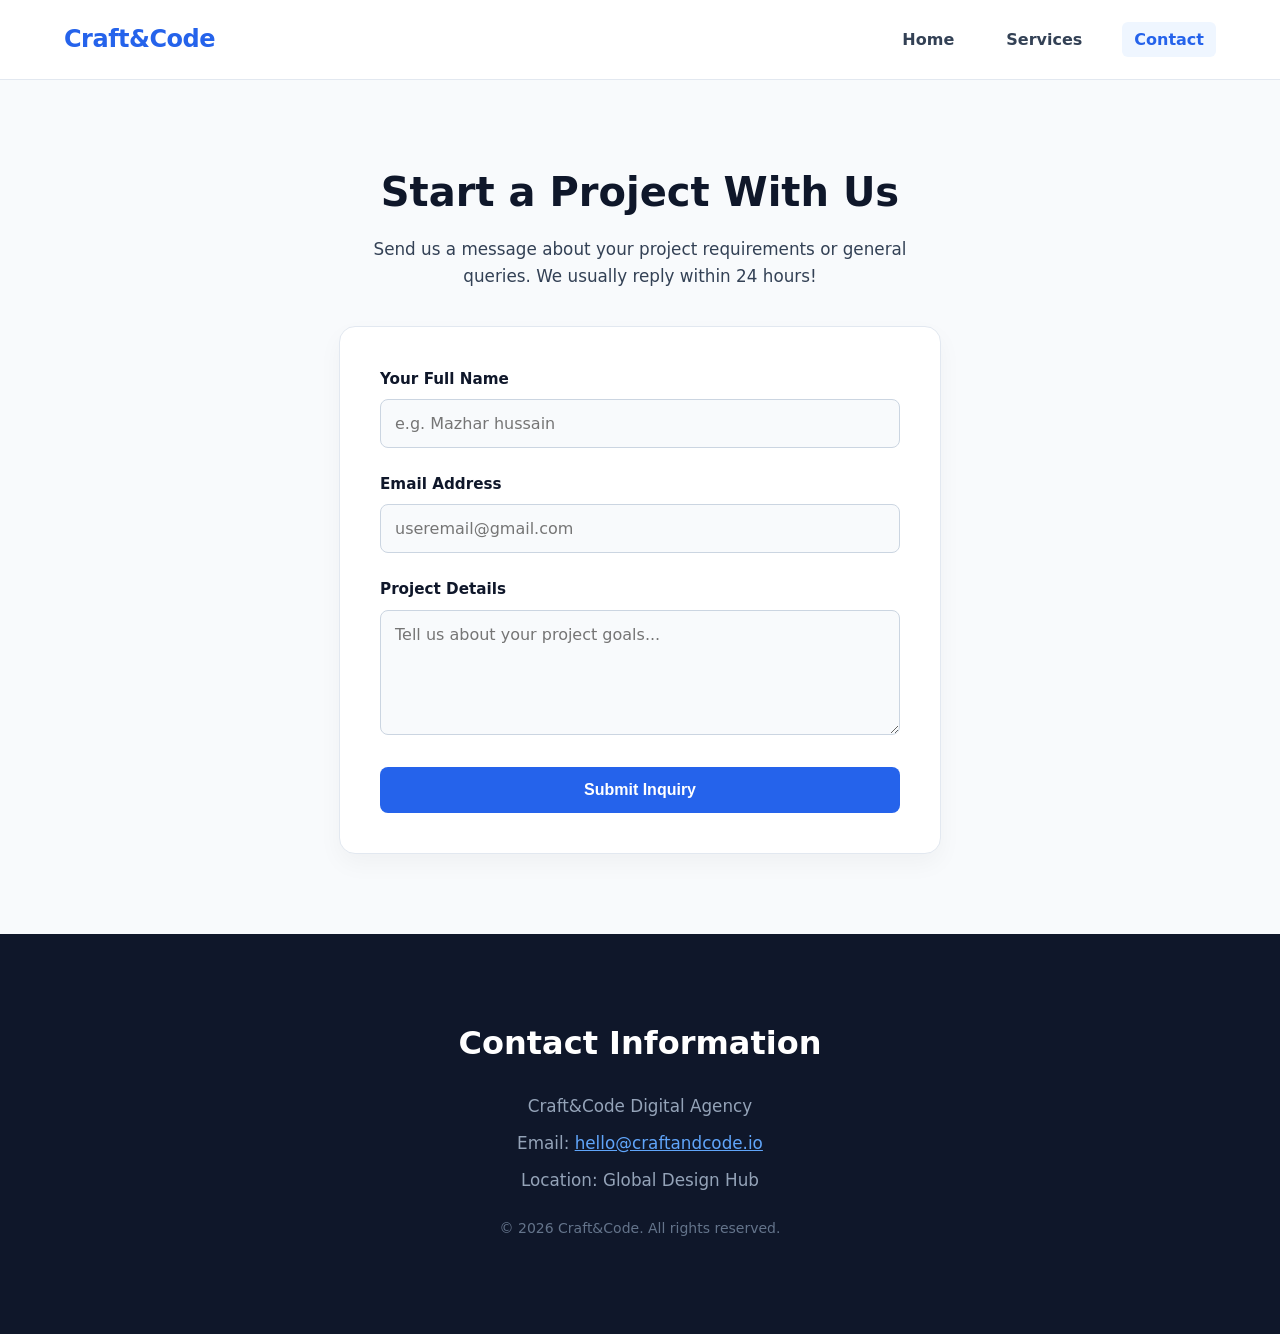
<file: contact.html>
<!DOCTYPE html>
<html lang="en">
<head>
  <meta charset="UTF-8">
  <meta name="viewport" content="width=device-width, initial-scale=1.0">
  <title>Craft&amp;Code Studio - Contact Us</title>
  <link rel="stylesheet" href="style.css">
</head>
<body>

  <!-- Header Section (Height: 80px) -->
  <header class="header">
    <div class="header__container">
      <div class="header__logo">
        <a href="index.html" class="header__logo-link">Craft&amp;Code</a>
      </div>
      <nav class="header__nav">
        <ul class="header__menu">
          <li class="header__menu-item"><a href="index.html" class="header__menu-link">Home</a></li>
          <li class="header__menu-item"><a href="index.html#services" class="header__menu-link">Services</a></li>
          <li class="header__menu-item"><a href="contact.html" class="header__menu-link header__menu-link--active">Contact</a></li>
        </ul>
      </nav>
    </div>
  </header>

  <!-- Main Content Area -->
  <main class="main-content">
    <section class="contact-section">
      <div class="contact-section__container">
        <h1 class="contact-section__title">Start a Project With Us</h1>
        <p class="contact-section__description">
          Send us a message about your project requirements or general queries. We usually reply within 24 hours!
        </p>

        <form class="contact-form" action="#" method="post" aria-label="Contact Form">
          <div class="contact-form__group">
            <label for="name" class="contact-form__label">Your Full Name</label>
            <input type="text" id="name" name="name" class="contact-form__input" placeholder="e.g. Mazhar hussain" required>
          </div>

          <div class="contact-form__group">
            <label for="email" class="contact-form__label">Email Address</label>
            <input type="email" id="email" name="email" class="contact-form__input" placeholder="useremail@gmail.com" required>
          </div>

          <div class="contact-form__group">
            <label for="message" class="contact-form__label">Project Details</label>
            <textarea id="message" name="message" class="contact-form__textarea" rows="5" placeholder="Tell us about your project goals..." required></textarea>
          </div>

          <button type="submit" class="button button--primary contact-form__button">Submit Inquiry</button>
        </form>
      </div>
    </section>
  </main>

  <!-- Footer Section (Height: 400px) -->
  <footer class="footer">
    <div class="footer__container">
      <address class="footer__contact">
        <h2 class="footer__title">Contact Information</h2>
        <p class="footer__text">Craft&amp;Code Digital Agency</p>
        <p class="footer__text">Email: <a href="mailto:hello@craftandcode.io" class="footer__link">hello@craftandcode.io</a></p>
        <p class="footer__text">Location: Global Design Hub</p>
        <p class="footer__text footer__copyright">&copy; 2026 Craft&amp;Code. All rights reserved.</p>
      </address>
    </div>
  </footer>

</body>
</html>
</file>
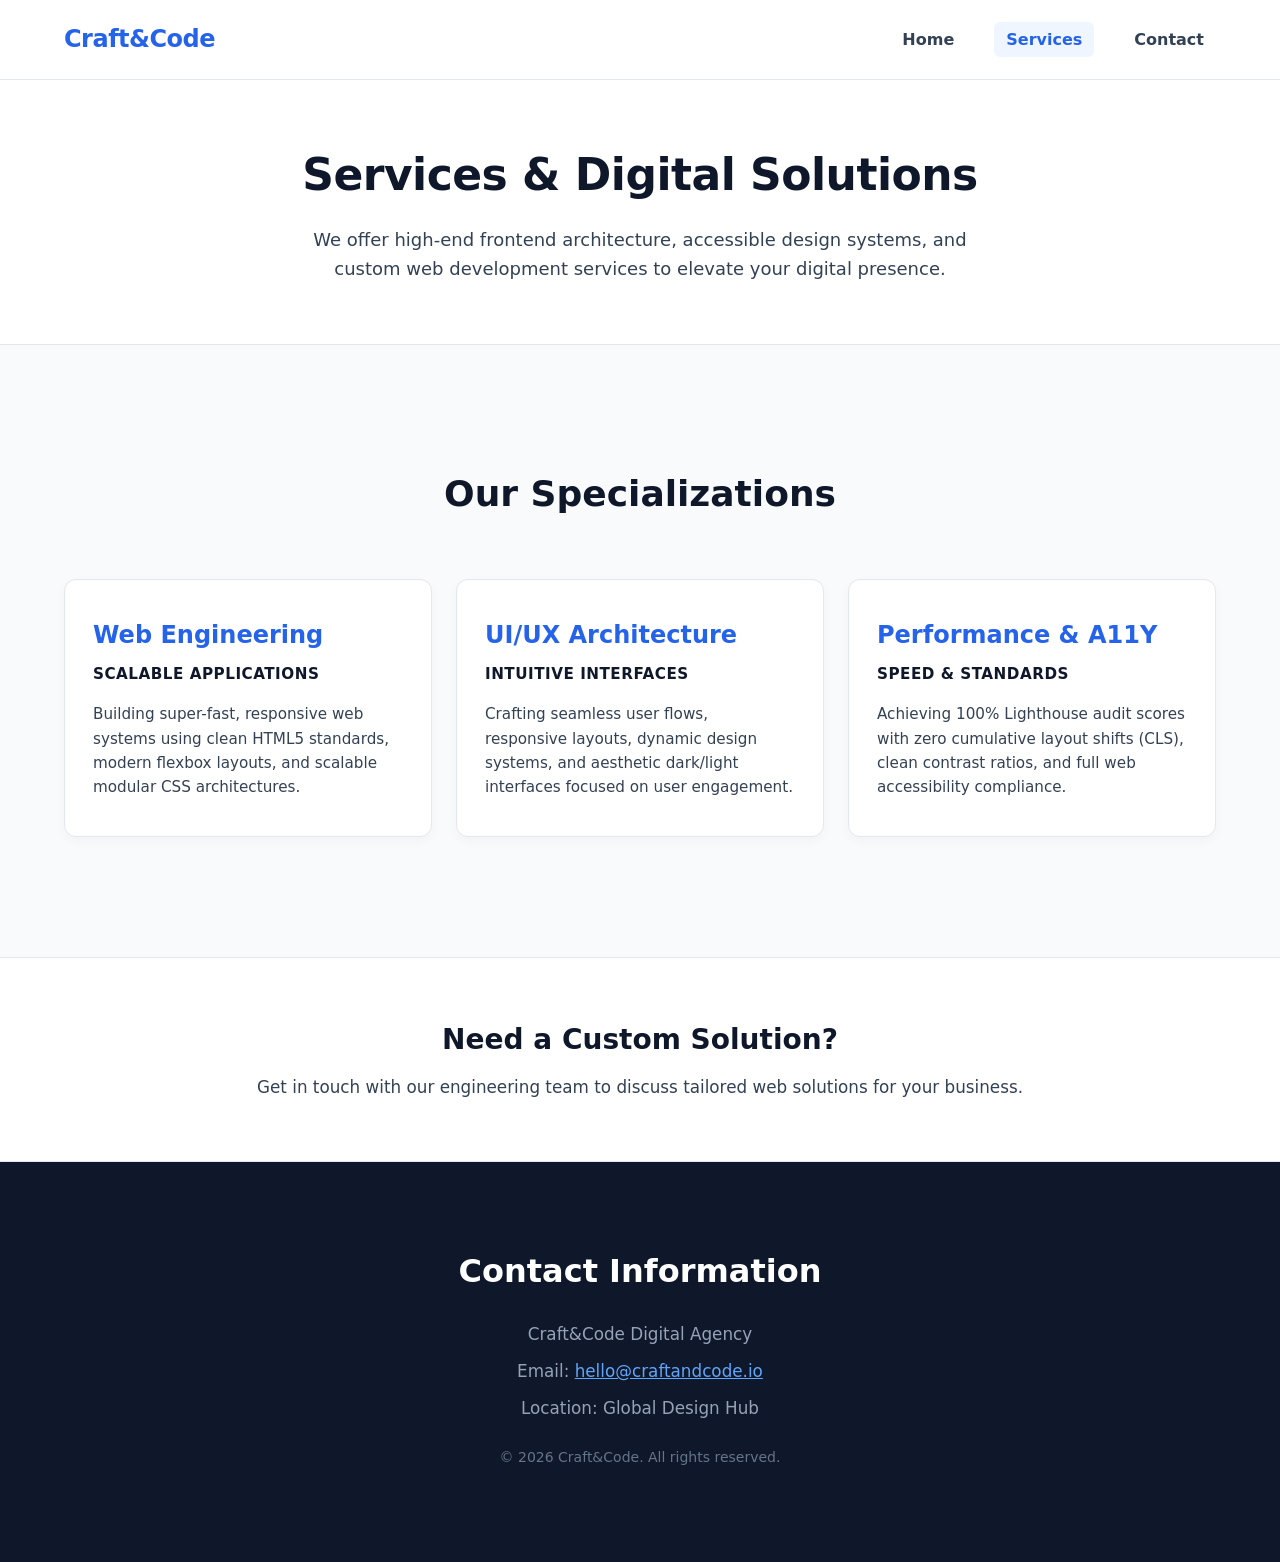
<file: services.html>
<!DOCTYPE html>
<html lang="en">
<head>
  <meta charset="UTF-8">
  <meta name="viewport" content="width=device-width, initial-scale=1.0">
  <title>Craft&amp;Code Studio - Services &amp; Solutions</title>
  <link rel="stylesheet" href="style.css">
</head>
<body>

  <!-- Header Section (Height: 80px) -->
  <header class="header">
    <div class="header__container">
      <div class="header__logo">
        <a href="index.html" class="header__logo-link">Craft&amp;Code</a>
      </div>
      <nav class="header__nav">
        <ul class="header__menu">
          <li class="header__menu-item"><a href="index.html" class="header__menu-link">Home</a></li>
          <li class="header__menu-item"><a href="services.html" class="header__menu-link header__menu-link--active">Services</a></li>
          <li class="header__menu-item"><a href="contact.html" class="header__menu-link">Contact</a></li>
        </ul>
      </nav>
    </div>
  </header>

  <!-- Main Content Area -->
  <main class="main-content">

    <!-- Page Title / Hero Area -->
    <section class="page-banner">
      <div class="page-banner__container">
        <h1 class="page-banner__title">Services &amp; Digital Solutions</h1>
        <p class="page-banner__description">
          We offer high-end frontend architecture, accessible design systems, and custom web development services to elevate your digital presence.
        </p>
      </div>
    </section>

    <!-- 12-Column Content Grid Section (1200px width, 120px padding, 24px gap) -->
    <section class="content-grid" id="all-services">
      <header class="content-grid__header">
        <h2 class="content-grid__title">Our Specializations</h2>
      </header>

      <div class="content-grid__wrapper">
        
        <!-- Service Card 1 -->
        <article class="card">
          <h3 class="card__title">Web Engineering</h3>
          <h4 class="card__subtitle">Scalable Applications</h4>
          <p class="card__text">
            Building super-fast, responsive web systems using clean HTML5 standards, modern flexbox layouts, and scalable modular CSS architectures.
          </p>
        </article>

        <!-- Service Card 2 -->
        <article class="card">
          <h3 class="card__title">UI/UX Architecture</h3>
          <h4 class="card__subtitle">Intuitive Interfaces</h4>
          <p class="card__text">
            Crafting seamless user flows, responsive layouts, dynamic design systems, and aesthetic dark/light interfaces focused on user engagement.
          </p>
        </article>

        <!-- Service Card 3 -->
        <article class="card">
          <h3 class="card__title">Performance &amp; A11Y</h3>
          <h4 class="card__subtitle">Speed &amp; Standards</h4>
          <p class="card__text">
            Achieving 100% Lighthouse audit scores with zero cumulative layout shifts (CLS), clean contrast ratios, and full web accessibility compliance.
          </p>
        </article>

      </div>
    </section>

  </main>

  <!-- Sidebar / Aside Section -->
  <aside class="sidebar-notice">
    <div class="sidebar-notice__container">
      <h2 class="sidebar-notice__title">Need a Custom Solution?</h2>
      <p class="sidebar-notice__text">
        Get in touch with our engineering team to discuss tailored web solutions for your business.
      </p>
    </div>
  </aside>

  <!-- Footer Section (Height: 400px) -->
  <footer class="footer">
    <div class="footer__container">
      <address class="footer__contact">
        <h2 class="footer__title">Contact Information</h2>
        <p class="footer__text">Craft&amp;Code Digital Agency</p>
        <p class="footer__text">Email: <a href="hello@craftandcode.io" class="footer__link">hello@craftandcode.io</a></p>
        <p class="footer__text">Location: Global Design Hub</p>
        <p class="footer__text footer__copyright">&copy; 2026 Craft&amp;Code. All rights reserved.</p>
      </address>
    </div>
  </footer>

</body>
</html>
</file>
<file: style.css>
/*   1. RESET & BASE STYLES  */
*,
*::before,
*::after {
  box-sizing: border-box;
  margin: 0;
  padding: 0;
}

:root {
  --color-primary: #2563eb;       /* Rich Electric Blue (Contrast > 4.5:1) */
  --color-primary-hover: #1d4ed8;
  --color-text-dark: #0f172a;     /* Deep Slate */
  --color-text-muted: #334155;    /* Muted Slate Body Text */
  --color-bg-light: #f8fafc;
  --color-white: #ffffff;
  --font-base: system-ui, -apple-system, BlinkMacSystemFont, 'Segoe UI', Roboto, sans-serif;
  --max-width: 1200px;            /* Fixed 1200px Content Width */
}

html {
  font-size: 100%;
  scroll-behavior: smooth;
}

body {
  font-family: var(--font-base);
  color: var(--color-text-dark);
  background-color: var(--color-bg-light);
  line-height: 1.6;
}

/* 
   2. REUSABLE COMPONENTS (BEM & DRY)
*/
.button {
  display: inline-flex;
  align-items: center;
  justify-content: center;
  padding: 14px 32px;
  font-size: 1rem;
  font-weight: 600;
  text-decoration: none;
  border-radius: 8px;
  border: none;
  cursor: pointer;
  transition: all 0.2s ease-in-out;
}

.button--primary {
  background-color: var(--color-primary);
  color: var(--color-white);
}

.button--primary:hover,
.button--primary:focus-visible {
  background-color: var(--color-primary-hover);
  box-shadow: 0 4px 12px rgba(37, 99, 235, 0.3);
  outline: 3px solid #93c5fd;
}

/* 
   3. HEADER (Height: 80px | Full Width | Flexbox Alignment)
*/
.header {
  height: 80px;
  width: 100vw;
  background-color: var(--color-white);
  border-bottom: 1px solid #e2e8f0;
  position: sticky;
  top: 0;
  z-index: 100;
}

.header__container {
  max-width: var(--max-width);
  height: 100%;
  margin: 0 auto;
  padding: 0 24px;
  display: flex;
  align-items: center;
  justify-content: space-between;
}

.header__logo-link {
  font-size: 1.5rem;
  font-weight: 800;
  color: var(--color-primary);
  text-decoration: none;
  letter-spacing: -0.5px;
}

.header__menu {
  display: flex;
  list-style: none;
  gap: 28px;
}

.header__menu-link {
  text-decoration: none;
  color: var(--color-text-muted);
  font-weight: 600;
  padding: 8px 12px;
  border-radius: 6px;
  transition: all 0.2s ease;
}

.header__menu-link:hover,
.header__menu-link:focus-visible,
.header__menu-link--active {
  color: var(--color-primary);
  background-color: #eff6ff;
}

/* 
   4. HERO SECTION (.hero-container)
*/
.hero-container {
  max-width: var(--max-width);
  margin: 0 auto;
  padding: 80px 24px;
  display: flex;
  align-items: center;
  justify-content: space-between;
  gap: 48px;
}

.hero-container__content {
  flex: 1;
}

.hero-container__title {
  font-size: 3rem;
  line-height: 1.15;
  color: var(--color-text-dark);
  margin-bottom: 24px;
  letter-spacing: -0.5px;
}

.hero-container__description {
  font-size: 1.125rem;
  color: var(--color-text-muted);
  margin-bottom: 32px;
  max-width: 520px;
}

.hero-container__image-wrapper {
  flex: 1;
}

.hero-container__image {
  width: 100%;
  height: auto;
  border-radius: 16px;
  object-fit: cover;
  box-shadow: 0 20px 30px rgba(15, 23, 42, 0.08);
}

/*
   5. PAGE BANNER (For Inner Pages like Services)
*/
.page-banner {
  background-color: var(--color-white);
  border-bottom: 1px solid #e2e8f0;
  padding: 60px 24px;
  text-align: center;
}

.page-banner__container {
  max-width: var(--max-width);
  margin: 0 auto;
}

.page-banner__title {
  font-size: 2.75rem;
  color: var(--color-text-dark);
  margin-bottom: 16px;
  letter-spacing: -0.5px;
}

.page-banner__description {
  font-size: 1.125rem;
  color: var(--color-text-muted);
  max-width: 700px;
  margin: 0 auto;
}

/* 
 6. CONTENT GRID (Macro Layout: 12 Columns | 24px Gutter | 120px Padding)
 */
.content-grid {
  max-width: var(--max-width);
  margin: 0 auto;
  padding: 120px 24px;
}

.content-grid__header {
  margin-bottom: 56px;
  text-align: center;
}

.content-grid__title {
  font-size: 2.25rem;
  color: var(--color-text-dark);
}

.content-grid__wrapper {
  display: grid;
  grid-template-columns: repeat(12, 1fr);
  gap: 24px;
}

/* Card spans 4 columns each (3 Cards across 12-columns) */
.card {
  grid-column: span 4;
  background-color: var(--color-white);
  padding: 36px 28px;
  border-radius: 12px;
  border: 1px solid #e2e8f0;
  box-shadow: 0 4px 12px rgba(0, 0, 0, 0.03);
  transition: transform 0.2s ease, box-shadow 0.2s ease;
}

.card:hover {
  transform: translateY(-4px);
  box-shadow: 0 12px 24px rgba(0, 0, 0, 0.06);
}

.card__title {
  font-size: 1.5rem;
  color: var(--color-primary);
  margin-bottom: 8px;
}

.card__subtitle {
  font-size: 0.95rem;
  font-weight: 700;
  text-transform: uppercase;
  letter-spacing: 0.5px;
  color: var(--color-text-dark);
  margin-bottom: 16px;
}

.card__text {
  color: var(--color-text-muted);
  font-size: 0.95rem;
}

/* 
   7. CONTACT SECTION
*/
.contact-section {
  max-width: 650px;
  margin: 80px auto;
  padding: 0 24px;
}

.contact-section__title {
  font-size: 2.5rem;
  color: var(--color-text-dark);
  margin-bottom: 12px;
  text-align: center;
}

.contact-section__description {
  text-align: center;
  color: var(--color-text-muted);
  margin-bottom: 36px;
  font-size: 1.05rem;
}

.contact-form {
  background-color: var(--color-white);
  padding: 40px;
  border-radius: 16px;
  border: 1px solid #e2e8f0;
  box-shadow: 0 10px 25px rgba(0, 0, 0, 0.04);
  display: flex;
  flex-direction: column;
  gap: 24px;
}

.contact-form__group {
  display: flex;
  flex-direction: column;
  gap: 8px;
}

.contact-form__label {
  font-weight: 600;
  font-size: 0.95rem;
  color: var(--color-text-dark);
}

.contact-form__input,
.contact-form__textarea {
  padding: 14px;
  border: 1px solid #cbd5e1;
  border-radius: 8px;
  font-size: 1rem;
  font-family: inherit;
  background-color: #f8fafc;
}

.contact-form__input:focus,
.contact-form__textarea:focus {
  outline: 2px solid var(--color-primary);
  background-color: var(--color-white);
}

.contact-form__button {
  margin-top: 8px;
  width: 100%;
}

/*
  8. ASIDE / NOTICE
*/
.sidebar-notice {
  background-color: var(--color-white);
  border-top: 1px solid #e2e8f0;
  border-bottom: 1px solid #e2e8f0;
  padding: 60px 24px;
}

.sidebar-notice__container {
  max-width: var(--max-width);
  margin: 0 auto;
  text-align: center;
}

.sidebar-notice__title {
  font-size: 1.75rem;
  color: var(--color-text-dark);
  margin-bottom: 12px;
}

.sidebar-notice__text {
  color: var(--color-text-muted);
  font-size: 1.05rem;
}

/* 
 9. FOOTER (Height: 400px | Full Width | Flexbox Alignment)
*/
.footer {
  height: 400px;
  width: 100vw;
  background-color: var(--color-text-dark);
  color: var(--color-white);
  display: flex;
  align-items: center;
  justify-content: center;
}

.footer__container {
  max-width: var(--max-width);
  width: 100%;
  padding: 0 24px;
  text-align: center;
}

.footer__contact {
  font-style: normal;
}

.footer__title {
  font-size: 2rem;
  margin-bottom: 24px;
  color: var(--color-white);
}

.footer__text {
  font-size: 1.05rem;
  color: #94a3b8;
  margin-bottom: 10px;
}

.footer__link {
  color: #60a5fa;
  text-decoration: underline;
}

.footer__link:hover,
.footer__link:focus-visible {
  color: var(--color-white);
}

.footer__copyright {
  margin-top: 24px;
  font-size: 0.875rem;
  color: #64748b;
}

/*
 10. RESPONSIVE
*/
@media (max-width: 900px) {
  .hero-container {
    flex-direction: column;
    text-align: center;
  }

  .hero-container__description {
    margin-left: auto;
    margin-right: auto;
  }

  .card {
    grid-column: span 12;
  }

  .content-grid {
    padding: 60px 24px;
  }
}
</file>
